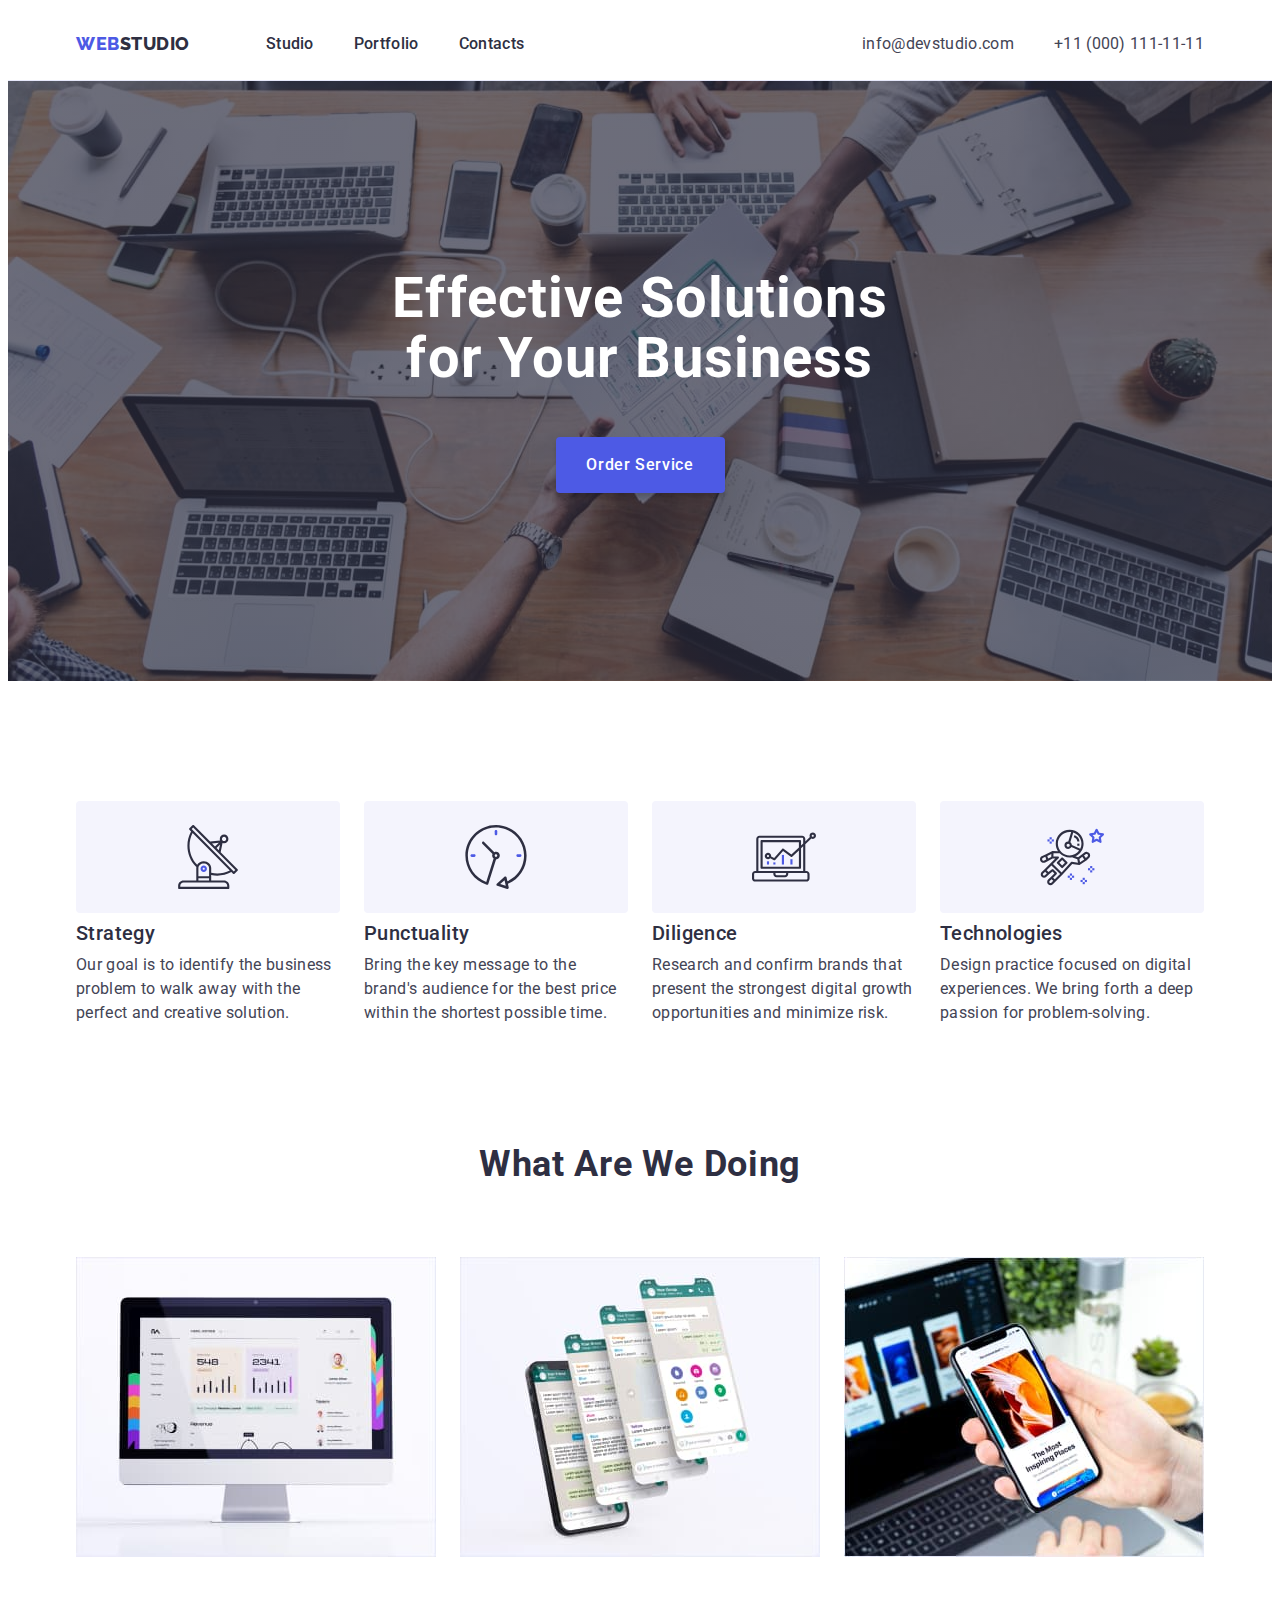
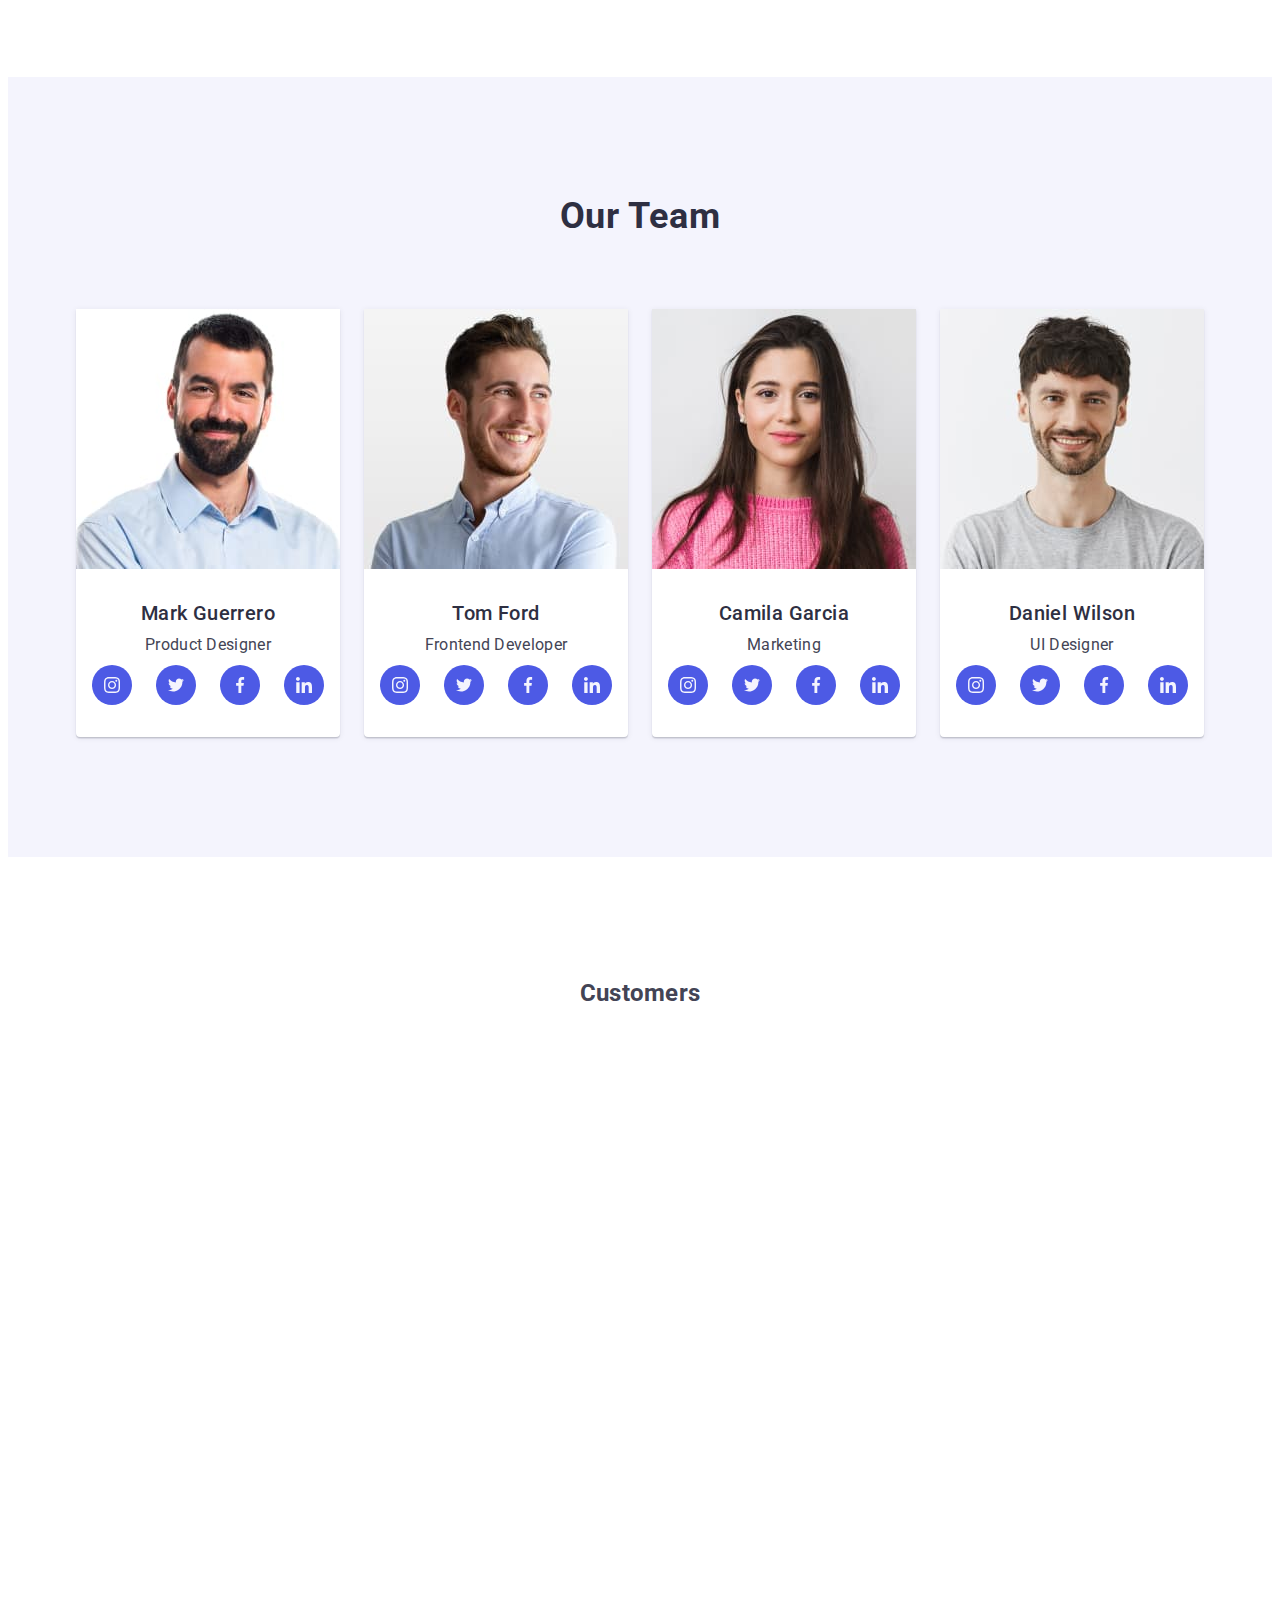
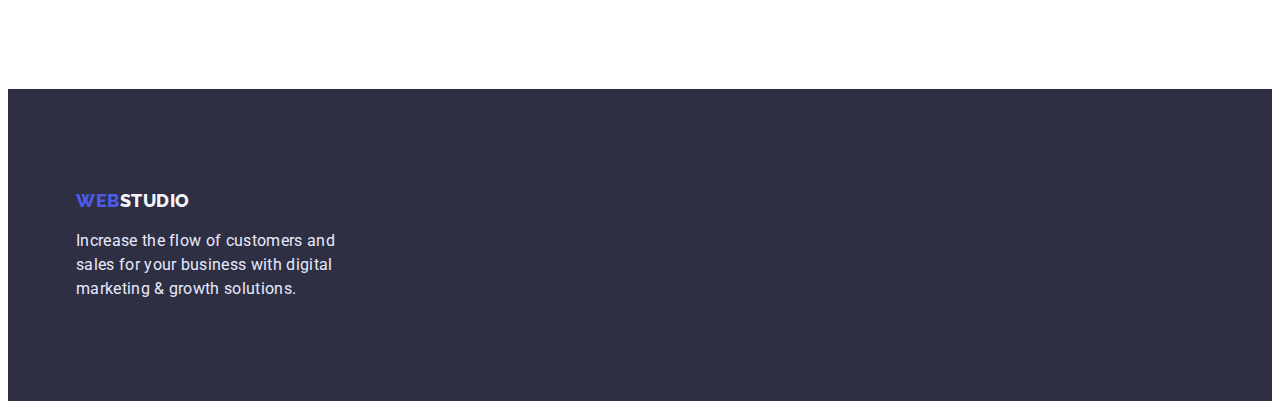
<file: index.html>
<!DOCTYPE html>
<html lang="en">
  <head>
    <meta charset="UTF-8" />
    <meta http-equiv="X-UA-Compatible" content="IE=edge" />
    <meta name="viewport" content="width=device-width, initial-scale=1.0" />
    <title>Webstudio</title>
    <link rel="preconnect" href="https://fonts.googleapis.com" />
    <link rel="preconnect" href="https://fonts.gstatic.com" crossorigin />
    <link
      href="https://fonts.googleapis.com/css2?family=Raleway:wght@800&family=Roboto:wght@400;500;700&display=swap"
      rel="stylesheet"
    />
    <link
      rel="stylesheet"
      href="https://cdnjs.cloudflare.com/ajax/libs/modern-normalize/1.1.0/modern-normalize.min.css"
      integrity="sha512-wpPYUAdjBVSE4KJnH1VR1HeZfpl1ub8YT/NKx4PuQ5NmX2tKuGu6U/JRp5y+Y8XG2tV+wKQpNHVUX03MfMFn9Q=="
      crossorigin="anonymous"
      referrerpolicy="no-referrer"
    />
    <link rel="stylesheet" href="./css/styles.css" />
  </head>
  <body>
    <!-- Header section -->
    <header class="header">
      <div class="container header-container">
        <nav class="header-nav">
          <a class="header-logo link" href=""
            >Web<span class="hd-logo link">Studio</span></a
          >
          <ul class="header-list list">
            <li class="header-item">
              <a class="header-link link" href="./index.html">Studio</a>
            </li>
            <li class="header-item">
              <a class="header-link link" href="./portfolio.html">Portfolio</a>
            </li>
            <li class="header-item">
              <a class="header-link link" href="">Contacts</a>
            </li>
          </ul>
        </nav>
        <address class="header-address list">
          <ul class="header-contacts list">
            <li class="header-contact-item">
              <a class="header-contact link" href="mailto:info@devstudio.com"
                >info@devstudio.com</a
              >
            </li>
            <li class="header-contact-item">
              <a class="header-contact link" href="tel:+11(000)111-11-11"
                >+11 (000) 111-11-11</a
              >
            </li>
          </ul>
        </address>
      </div>
    </header>
    <main>
      <!-- Hero section -->
      <section class="hero-section">
        <div class="container">
          <h1 class="hero-title">Effective Solutions for Your Business</h1>
          <button class="hero-btn" type="button">Order Service</button>
        </div>
      </section>
      <!-- First section -->
      <section class="first-section">
        <div class="container">
          <h2 class="visually-hidden">Our Features</h2>
          <ul class="first-list list">
            <li class="first-item">
              <div class="icon-b">
                <svg class="benefits-icon" width="64" height="64">
                  <use href="./images/symbol-defs.svg#icon-antenna"></use>
                </svg>
              </div>
              <h3 class="first-subtitle">Strategy</h3>
              <p class="first-text">
                Our goal is to identify the business problem to walk away with
                the perfect and creative solution.
              </p>
            </li>
            <li class="first-item">
              <div class="icon-b">
                <svg class="benefits-icon" width="64" height="64">
                  <use href="./images/symbol-defs.svg#icon-clock"></use>
                </svg>
              </div>
              <h3 class="first-subtitle">Punctuality</h3>
              <p class="first-text">
                Bring the key message to the brand's audience for the best price
                within the shortest possible time.
              </p>
            </li>
            <li class="first-item">
              <div class="icon-b">
                <svg class="benefits-icon" width="64" height="64">
                  <use href="./images/symbol-defs.svg#icon-diagram"></use>
                </svg>
              </div>
              <h3 class="first-subtitle">Diligence</h3>
              <p class="first-text">
                Research and confirm brands that present the strongest digital
                growth opportunities and minimize risk.
              </p>
            </li>
            <li class="first-item">
              <div class="icon-b">
                <svg class="benefits-icon" width="64" height="64">
                  <use href="./images/symbol-defs.svg#icon-astronaut-1"></use>
                </svg>
              </div>
              <h3 class="first-subtitle">Technologies</h3>
              <p class="first-text">
                Design practice focused on digital experiences. We bring forth a
                deep passion for problem-solving.
              </p>
            </li>
          </ul>
        </div>
      </section>
      <!-- Second section -->
      <section class="second-section">
        <div class="container">
          <h2 class="second-title">What are we doing</h2>
          <ul class="second-list list">
            <li class="second-item">
              <img
                class="second-img"
                src="./images/services/img1.jpg"
                alt="Site interface on the computer"
                width="360"
                height="300"
              />
            </li>
            <li class="second-item">
              <img
                class="second-img"
                src="./images/services/img2.jpg"
                alt="Site interface on the phone"
                width="360"
                height="300"
              />
            </li>
            <li class="second-item">
              <img
                class="second-img"
                src="./images/services/img3.jpg"
                alt="Phone in hand"
                width="360"
                height="300"
              />
            </li>
          </ul>
        </div>
      </section>
      <!-- Third section -->
      <section class="third-section">
        <div class="container">
          <h2 class="third-title">Our Team</h2>
          <ul class="third-list list">
            <li class="third-item">
              <img
                class="third-img"
                src="./images/team/img1.jpg"
                alt="Mark Guerrero"
                width="264"
                height="260"
              />
              <div class="third-content">
                <h3 class="third-subtitle">Mark Guerrero</h3>
                <p class="third-text">Product Designer</p>
                <ul class="team-list list">
                  <li class="team-item">
                    <a href="" class="team-link link">
                      <svg class="team-icon" width="16" height="16">
                        <use
                          href="./images/icons.svg#icon-instagram"
                        ></use>
                      </svg>
                    </a>
                  </li>
                  <li class="team-item">
                    <a href="" class="team-link link">
                      <svg class="team-icon" width="16" height="16">
                        <use href="./images/icons.svg#icon-twitter"></use>
                      </svg>
                    </a>
                  </li>
                  <li class="team-item">
                    <a href="" class="team-link link">
                      <svg class="team-icon" width="16" height="16">
                        <use
                          href="./images/icons.svg#icon-facebook"
                        ></use>
                      </svg>
                    </a>
                  </li>
                  <li class="team-item">
                    <a href="" class="team-link link">
                      <svg class="team-icon" width="16" height="16">
                        <use
                          href="./images/icons.svg#icon-linkedin"
                        ></use>
                      </svg>
                    </a>
                  </li>
                </ul>
              </div>
            </li>
            <li class="third-item">
              <img
                class="third-img"
                src="./images/team/img2.jpg"
                alt="Tom Ford"
                width="264"
                height="260"
              />
              <div class="third-content">
                <h3 class="third-subtitle">Tom Ford</h3>
                <p class="third-text">Frontend Developer</p>
                <ul class="team-list list">
                  <li class="team-item">
                    <a href="" class="team-link link">
                      <svg class="team-icon" width="16" height="16">
                        <use
                          href="./images/icons.svg#icon-instagram"
                        ></use>
                      </svg>
                    </a>
                  </li>
                  <li class="team-item">
                    <a href="" class="team-link link">
                      <svg class="team-icon" width="16" height="16">
                        <use href="./images/icons.svg#icon-twitter"></use>
                      </svg>
                    </a>
                  </li>
                  <li class="team-item">
                    <a href="" class="team-link link">
                      <svg class="team-icon" width="16" height="16">
                        <use
                          href="./images/icons.svg#icon-facebook"
                        ></use>
                      </svg>
                    </a>
                  </li>
                  <li class="team-item">
                    <a href="" class="team-link link">
                      <svg class="team-icon" width="16" height="16">
                        <use
                          href="./images/icons.svg#icon-linkedin"
                        ></use>
                      </svg>
                    </a>
                  </li>
                </ul>
              </div>
            </li>
            <li class="third-item">
              <img
                class="third-img"
                src="./images/team/img3.jpg"
                alt="Camila Garcia"
                width="264"
                height="260"
              />
              <div class="third-content">
                <h3 class="third-subtitle">Camila Garcia</h3>
                <p class="third-text">Marketing</p>
                <ul class="team-list list">
                  <li class="team-item">
                    <a href="" class="team-link link">
                      <svg class="team-icon" width="16" height="16">
                        <use
                          href="./images/icons.svg#icon-instagram"
                        ></use>
                      </svg>
                    </a>
                  </li>
                  <li class="team-item">
                    <a href="" class="team-link link">
                      <svg class="team-icon" width="16" height="16">
                        <use href="./images/icons.svg#icon-twitter"></use>
                      </svg>
                    </a>
                  </li>
                  <li class="team-item">
                    <a href="" class="team-link link">
                      <svg class="team-icon" width="16" height="16">
                        <use
                          href="./images/icons.svg#icon-facebook"
                        ></use>
                      </svg>
                    </a>
                  </li>
                  <li class="team-item">
                    <a href="" class="team-link link">
                      <svg class="team-icon" width="16" height="16">
                        <use
                          href="./images/icons.svg#icon-linkedin"
                        ></use>
                      </svg>
                    </a>
                  </li>
                </ul>
              </div>
            </li>
            <li class="third-item">
              <img
                class="third-img"
                src="./images/team/img4.jpg"
                alt="Daniel Wilson"
                width="264"
                height="260"
              />
              <div class="third-content">
                <h3 class="third-subtitle">Daniel Wilson</h3>
                <p class="third-text">UI Designer</p>
                <ul class="team-list list">
                  <li class="team-item">
                    <a href="" class="team-link link">
                      <svg class="team-icon" width="16" height="16">
                        <use
                          href="./images/icons.svg#icon-instagram"
                        ></use>
                      </svg>
                    </a>
                  </li>
                  <li class="team-item">
                    <a href="" class="team-link link">
                      <svg class="team-icon" width="16" height="16">
                        <use href="./images/icons.svg#icon-twitter"></use>
                      </svg>
                    </a>
                  </li>
                  <li class="team-item">
                    <a href="" class="team-link link">
                      <svg class="team-icon" width="16" height="16">
                        <use
                          href="./images/icons.svg#icon-facebook"
                        ></use>
                      </svg>
                    </a>
                  </li>
                  <li class="team-item">
                    <a href="" class="team-link link">
                      <svg class="team-icon" width="16" height="16">
                        <use
                          href="./images/icons.svg#icon-linkedin"
                        ></use>
                      </svg>
                    </a>
                  </li>
                </ul>
              </div>
            </li>
          </ul>
        </div>
      </section>
      <section class="customers">
        <h2 class="customers-title">Customers</h2>
        <ul class="customers-list list">
          <li class="customers-item"> 
            <a href="" class="customers-link link">
              <svg class="customers-icon" width="168" height="88">
                <use></use>
              </svg>
            </a>
          </li>
          <li class="customers-item">
            <a href="" class="customers-link link">
              <svg class="customers-icon" width="168" height="88">
                <use></use>
              </svg>
            </a>
          </li>
          <li class="customers-item">
            <a href="" class="customers-link link">
              <svg class="customers-icon" width="168" height="88">
                <use></use>
              </svg>
            </a>
          </li>
          <li class="customers-item">
            <a href="" class="customers-link link">
              <svg class="customers-icon" width="168" height="88">
                <use></use>
              </svg>
            </a>
          </li>
          <li class="customers-item">
            <a href="" class="customers-link link">
              <svg class="customers-icon" width="168" height="88">
                <use></use>
              </svg>
            </a>
          </li>
          <li class="customers-item">
            <a href="" class="customers-link link">
              <svg class="customers-icon" width="168" height="88">
                <use></use>
              </svg>
            </a>
          </li>
        </ul>
      </section>
    </main>
    <!-- Footer section -->
    <footer class="footer">
      <div class="container">
        <a class="footer-logo link" href=""
          >Web<span class="logo link">Studio</span></a
        >
        <p class="footer-text">
          Increase the flow of customers and sales for your business with
          digital marketing & growth solutions.
        </p>
      </div>
    </footer>
  </body>
</html>
</file>
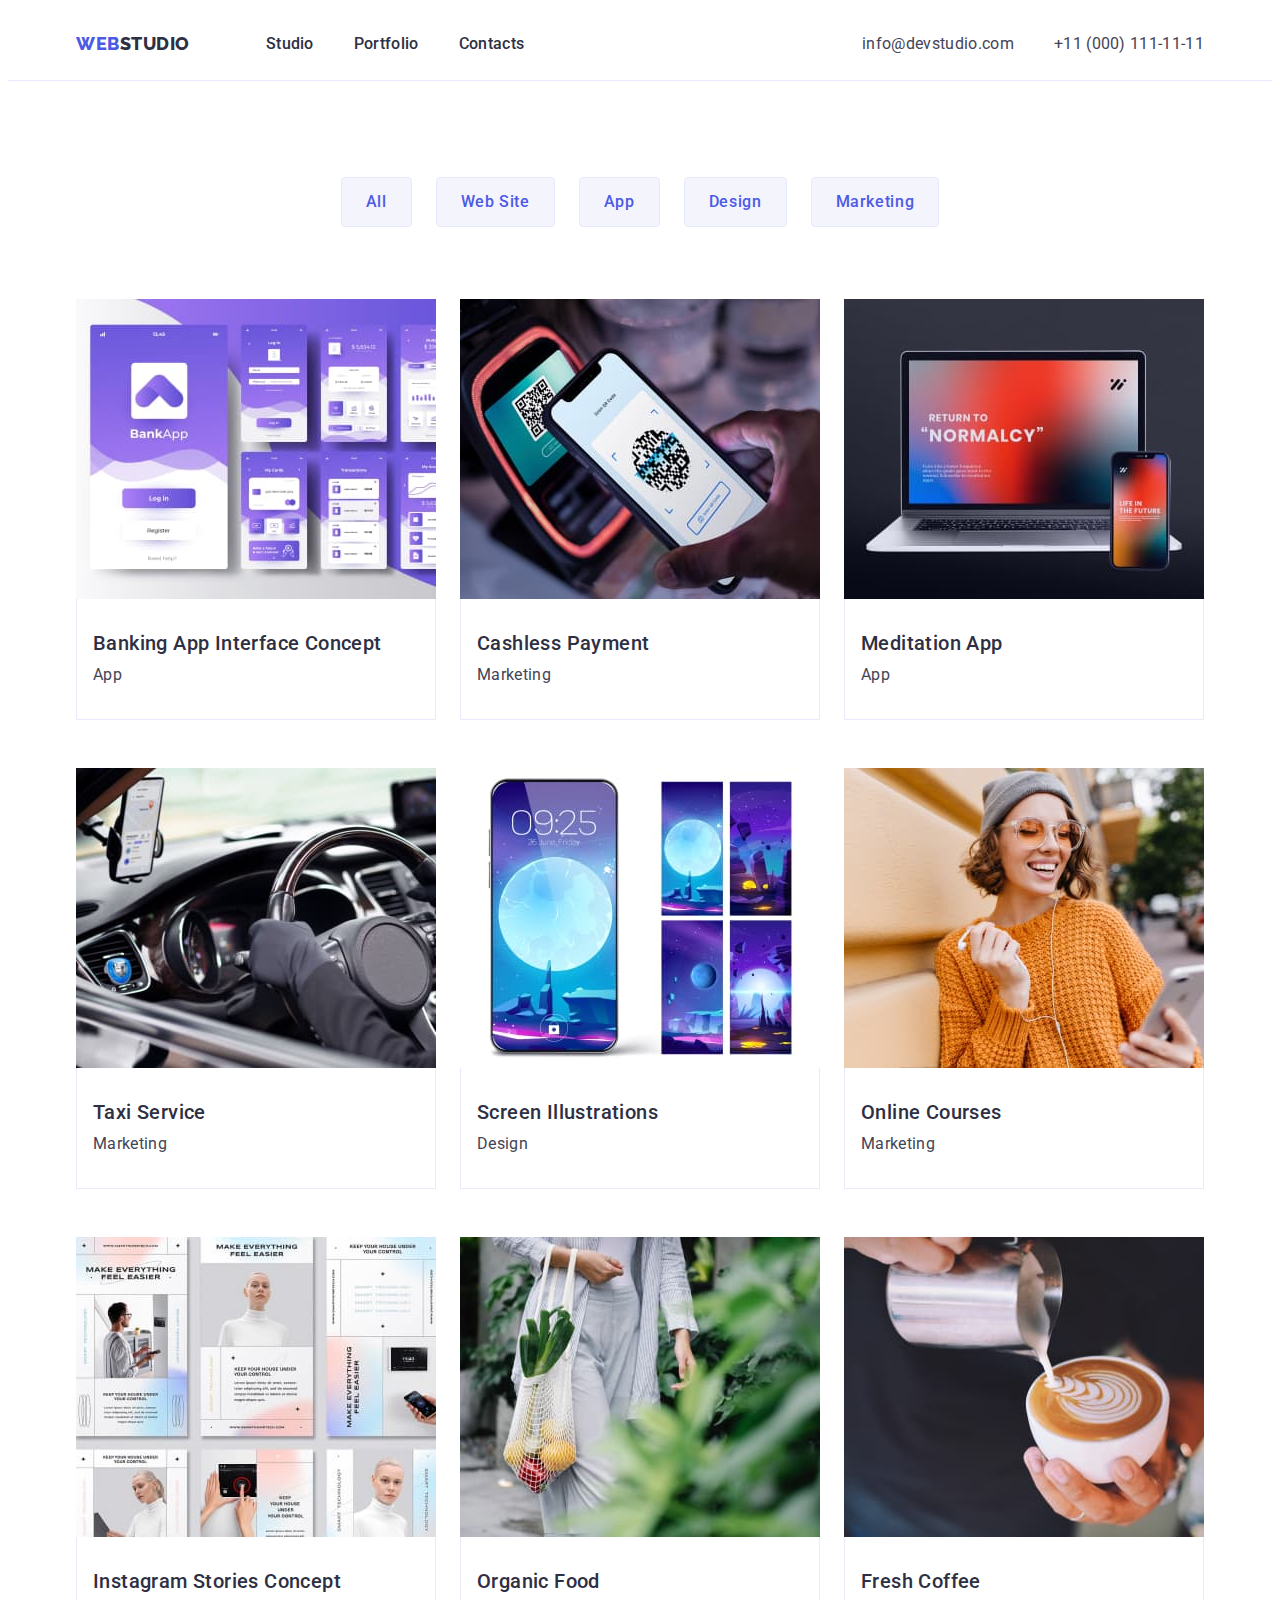
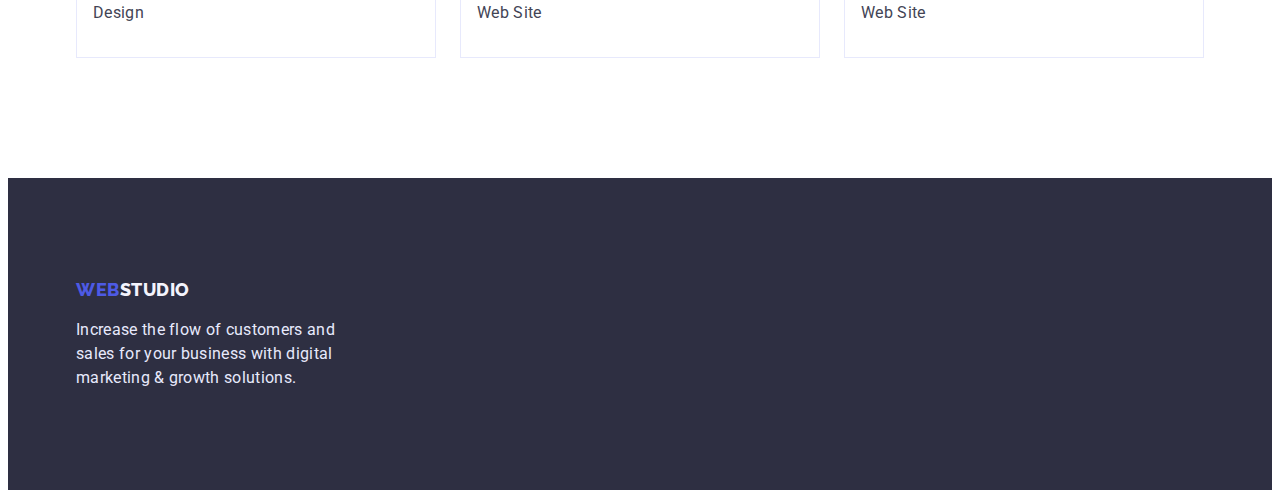
<file: portfolio.html>
<!DOCTYPE html>
<html lang="en">
  <head>
    <meta charset="UTF-8" />
    <meta http-equiv="X-UA-Compatible" content="IE=edge" />
    <meta name="viewport" content="width=device-width, initial-scale=1.0" />
    <title>Portfolio</title>
    <link rel="preconnect" href="https://fonts.googleapis.com" />
    <link rel="preconnect" href="https://fonts.gstatic.com" crossorigin />
    <link
      href="https://fonts.googleapis.com/css2?family=Raleway:wght@800&family=Roboto:wght@400;500;700&display=swap"
      rel="stylesheet"
    />
    <link
      rel="stylesheet"
      href="https://cdnjs.cloudflare.com/ajax/libs/modern-normalize/1.1.0/modern-normalize.min.css"
      integrity="sha512-wpPYUAdjBVSE4KJnH1VR1HeZfpl1ub8YT/NKx4PuQ5NmX2tKuGu6U/JRp5y+Y8XG2tV+wKQpNHVUX03MfMFn9Q=="
      crossorigin="anonymous"
      referrerpolicy="no-referrer"
    />
    <link rel="stylesheet" href="./css/styles.css" />
  </head>
  <body>
    <!-- Header section -->
    <header class="header">
      <div class="container header-container">
        <nav class="header-nav">
          <a class="header-logo link" href="./index.html"
            >Web<span class="hd-logo">Studio</span></a
          >
          <ul class="header-list list">
            <li class="header-item">
              <a class="header-link link" href="./index.html">Studio</a>
            </li>
            <li class="header-item">
              <a class="header-link link" href="./portfolio.html">Portfolio</a>
            </li>
            <li class="header-item">
              <a class="header-link link" href="">Contacts</a>
            </li>
          </ul>
        </nav>
        <address class="header-address list">
          <ul class="header-contacts list">
            <li class="header-contact-item">
              <a class="header-contact link" href="mailto:info@devstudio.com"
                >info@devstudio.com</a
              >
            </li>
            <li class="header-contact-item">
              <a class="header-contact link" href="tel:+11(000)111-11-11"
                >+11 (000) 111-11-11</a
              >
            </li>
          </ul>
        </address>
      </div>
    </header>
    <main>
      <section class="portfolio">
        <div class="container">
          <h1 class="visually-hidden">Portfolio</h1>
          <ul class="portfolio-list list">
            <li class="portfolio-item link">
              <button class="button btn" type="button">All</button>
            </li>
            <li class="portfolio-item">
              <button class="button btn" type="button">Web Site</button>
            </li>
            <li class="portfolio-item">
              <button class="button btn" type="button">App</button>
            </li>
            <li class="portfolio-item">
              <button class="button btn" type="button">Design</button>
            </li>
            <li class="portfolio-item">
              <button class="button btn" type="button">Marketing</button>
            </li>
          </ul>
          <ul class="portfolio-list-img list">
            <li class="img-item">
              <a class="portfolio-link link" href=""
                ><img
                  src="./images/portfolio/img-2.jpg"
                  alt="Banking App"
                  width="360"
                  height="300"
                />
                <div class="portfolio-content">
                  <h2 class="portfolio-subtitle">
                    Banking App Interface Concept
                  </h2>
                  <p class="portfolio-text">App</p>
                </div></a
              >
            </li>
            <li class="img-item">
              <a class="portfolio-link link" href=""
                ><img
                  src="./images/portfolio/img-1.jpg"
                  alt="Cashless Payment"
                  width="360"
                  height="300"
                />
                <div class="portfolio-content">
                  <h2 class="portfolio-subtitle">Cashless Payment</h2>
                  <p class="portfolio-text">Marketing</p>
                </div></a
              >
            </li>
            <li class="img-item">
              <a class="portfolio-link link" href=""
                ><img
                  src="./images/portfolio/img.jpg"
                  alt="Meditaion App"
                  width="360"
                  height="300"
                />
                <div class="portfolio-content">
                  <h2 class="portfolio-subtitle">Meditation App</h2>
                  <p class="portfolio-text">App</p>
                </div></a
              >
            </li>
            <li class="img-item">
              <a class="portfolio-link link" href=""
                ><img
                  src="./images/portfolio/img3.jpg"
                  alt="Taxi Service"
                  width="360"
                  height="300"
                />
                <div class="portfolio-content">
                  <h2 class="portfolio-subtitle">Taxi Service</h2>
                  <p class="portfolio-text">Marketing</p>
                </div></a
              >
            </li>
            <li class="img-item">
              <a class="portfolio-link link" href=""
                ><img
                  src="./images/portfolio/img4.jpg"
                  alt="Screen Illustrations"
                  width="360"
                  height="300"
                />
                <div class="portfolio-content">
                  <h2 class="portfolio-subtitle">Screen Illustrations</h2>
                  <p class="portfolio-text">Design</p>
                </div></a
              >
            </li>
            <li class="img-item">
              <a class="portfolio-link link" href=""
                ><img
                  src="./images/portfolio/img5.jpg"
                  alt="Online Courses"
                  width="360"
                  height="300"
                />
                <div class="portfolio-content">
                  <h2 class="portfolio-subtitle">Online Courses</h2>
                  <p class="portfolio-text">Marketing</p>
                </div></a
              >
            </li>
            <li class="img-item">
              <a class="portfolio-link link" href=""
                ><img
                  src="./images/portfolio/img6.jpg"
                  alt="Instagram Stories Concept"
                  width="360"
                  height="300"
                />
                <div class="portfolio-content">
                  <h2 class="portfolio-subtitle">Instagram Stories Concept</h2>
                  <p class="portfolio-text">Design</p>
                </div></a
              >
            </li>
            <li class="img-item">
              <a class="portfolio-link link" href=""
                ><img
                  src="./images/portfolio/img7.jpg"
                  alt="Organic Food"
                  width="360"
                  height="300"
                />
                <div class="portfolio-content">
                  <h2 class="portfolio-subtitle">Organic Food</h2>
                  <p class="portfolio-text">Web Site</p>
                </div></a
              >
            </li>
            <li class="img-item">
              <a class="portfolio-link link" href=""
                ><img
                  src="./images/portfolio/img8.jpg"
                  alt="Fresh Coffee"
                  width="360"
                  height="300"
                />
                <div class="portfolio-content">
                  <h2 class="portfolio-subtitle">Fresh Coffee</h2>
                  <p class="portfolio-text">Web Site</p>
                </div></a
              >
            </li>
          </ul>
        </div>
      </section>
    </main>
    <!-- Footer section -->
    <footer class="footer">
      <div class="container">
        <a class="footer-logo link" href=""
          >Web<span class="logo">Studio</span></a
        >
        <p class="footer-text">
          Increase the flow of customers and sales for your business with
          digital marketing & growth solutions.
        </p>
      </div>
    </footer>
  </body>
</html>
</file>
<file: css/styles.css>
:root {
    /* Text colors */
    --primary-txt-cl: #2e2f42;
    --secondary-txt-cl: #8E8F99;
    --accent-txt-cl: #E7E9FC;
    /* BG colors */
    --primary-bg-color: #2e2f42;
    /* Others */
    --color-iris: #4d5ae5;
    --color-ocean: #404bbf;
    --color-green: #31d0aa;
    --color-cornflower: #e7e9fc;
    --color-cloud: #f4f4fd;
    --color-slate: #434455;
    --light-txt-cl: #FFFFFF;
}

* {
    box-sizing: border-box;
}
p,h1,h2,h3,h4,h5,h6 {
    margin: 0;
}
ul {
    margin: 0;
    padding-left: 0;
}
img {
    display: block;
}

body {
    font-family: Roboto, sans-serif;
    font-size: 16px;
    line-height: calc(24 / 18);
    letter-spacing: 0.02em;
    color: var(--color-slate);
    background-color: #FFFFFF;
}
.link {
    text-decoration: none;
    color: currentColor;
}
.list {
    list-style: none;
}

.container {
    width: 1158px;
    padding-left: 15px;
    padding-right: 15px;
    margin: 0 auto;
}

.header {
    padding-top: 24px;
    padding-bottom: 24px;
    border-bottom: 1px solid #E7E9FC;
}

.header-container {
    display: flex;
}

.header-logo{
    font-family: 'Raleway', sans-serif;
    font-weight: 800;
    font-size: 18px;
    line-height: 1.17;
    letter-spacing: 0.03em;
    text-transform: uppercase;
    color: var(--color-iris);
    margin-right: 76px;
}
.hd-logo{
    font-family: 'Raleway',sans-serif;
    font-weight: 800;
    font-size: 18px;
    line-height: 1.17;
    letter-spacing: 0.03em;
    text-transform: uppercase;
    color: var(--primary-txt-cl);
}

.logo {
    font-family: 'Raleway', sans-serif;
    font-weight: 800;
    font-size: 18px;
    line-height: calc(24 / 18);
    letter-spacing: 0.03em;
    text-transform: uppercase;
    color: var(--color-cloud);
}

.header-nav {
    display: flex;
    align-items: center;
    margin-right: auto;
}

.header-address{
    font-style: normal;
}

.header-list {
    display: flex;
    gap: 40px;
}

.header-address {
    font-style: normal;
}

.header-item {}

.header-link {
    font-weight: 500;
    font-size: 16px;
    line-height: 1.5;
    text-decoration: none;
    color: var(--primary-txt-cl);
}

.header-link:hover,
.header-link:focus{
    color: var(--color-ocean);
}

.list{
    list-style: none;
}

.header-contacts {
    display: flex;
    gap: 40px;
}

.header-contact-item {
    
}
.header-contact{
    font-weight: 400;
    font-size: 16px;
    line-height: 1.5;
    letter-spacing: 0.02em;
    color: var(--color-slate);
}

.header-contact:hover,
.header-contact:focus{
    color: var(--color-ocean);
}


/* Hero section */
.hero-section {
    background-color: var(--primary-bg-color);
    background-image: linear-gradient(rgba(46, 47, 66, 0.7), rgba(46, 47, 66, 0.7)), url(../images/hero-image.jpg);
    background-repeat: no-repeat;
    background-position: center;
    background-size: cover;
    padding-top: 188px;
    padding-bottom: 188px;
}

.hero-title {
    max-width: 496px;
    font-weight: 700;
    font-size: 56px;
    line-height: 1.07;
    text-align: center;
    letter-spacing: 0.02em;
    color: var(--light-txt-cl);
    margin: 0 auto;
    margin-bottom: 48px;
}

.hero-btn {
    min-width: 169px;
    height: 56px;
    font-family: inherit;
    font-weight: 500;
    font-size: 16px;
    line-height: calc(24 /16);
    letter-spacing: 0.04em;
    color: var(--light-txt-cl);
    background-color: var(--color-iris);
    box-shadow: 0px 4px 4px rgba(0, 0, 0, 0.15);
    border-radius: 4px;
    border: none;
    cursor: pointer;
    display: block;
    margin: 0 auto;
}
.hero-btn:hover,
.hero-btn:focus{
    background-color: var(--color-ocean);
}

/* First section */
.first-section {
    padding-top: 120px;
    padding-bottom: 120px;
}

.visually-hidden {
    position: absolute;
    width: 1px;
    height: 1px;
    margin: -1px;
    border: 0;
    padding: 0;

    white-space: nowrap;
    clip-path: inset(100%);
    clip: rect(0 0 0 0);
    overflow: hidden;
}

.first-list {
    display: flex;
    gap: 24px;
}

.first-item {
    width: 264px;
}

.icon-b{
    display: flex;
    align-items: center;
    justify-content: center;
    width: 100%;
    height: 112px;
    background-color: var(--color-cloud);
    border-radius: 4px;
    margin-bottom: 8px;
}

.benefits-icon{}

.first-subtitle {
    font-weight: 500;
    font-size: 20px;
    line-height: calc(24 / 20);
    letter-spacing: 0.02em;
    color: var(--primary-txt-cl);
    padding-bottom: 8px;
}

.first-text {
    font-weight: 400;
    font-size: 16px;
    line-height: calc(24 / 16);
    color: var(--color-slate);
}

/* Second section */
.second-section { 
    padding-bottom: 120px;
}

.second-title {
    font-weight: 700;
    font-size: 36px;
    line-height: 1.11;
    text-align: center;
    letter-spacing: 0.02em;
    text-transform: capitalize;
    color: var(--primary-txt-cl);
    margin-bottom: 72px;
}

.second-list {
    display: flex;
    gap: 24px;
}

.second-item {
    width: calc((100% - 48px) / 3);
}

.second-img {}

/* Third section */
.third-section {
    background-color: var(--color-cloud);
    padding-top: 120px;
    padding-bottom: 120px;
}

.third-title {
    font-weight: 700;
    font-size: 36px;
    line-height: 1.11;
    text-align: center;
    letter-spacing: 0.02em;
    text-transform: capitalize;
    color: var(--primary-txt-cl);
    margin-bottom: 72px;
}

.third-list {
    display: flex;
    gap: 24px;
}

.third-item {
    background-color: #FFFFFF;
    width: calc((100% - 72px) / 4);
    box-shadow: 0px 1px 6px rgba(46, 47, 66, 0.08), 0px 1px 1px rgba(46, 47, 66, 0.16), 0px 2px 1px rgba(46, 47, 66, 0.08);
    border-radius: 0px 0px 4px 4px;
}

.third-img {}

.third-content {
    padding: 32px 16px;
    text-align: center;
}

.third-subtitle {
    font-weight: 500;
    font-size: 20px;
    line-height: calc(24 / 20);
    letter-spacing: 0.02em;
    color: var(--primary-txt-cl);
    padding-bottom: 8px;
}

.third-text {
    font-weight: 400;
    font-size: 16px;
    line-height: calc(24 / 16);
    color: var(--color-slate);
    margin-bottom: 8px;
}

.team-list {
    display: flex;
    justify-content: center;
    gap: 24px;
}

.team-item {
    width: 40px;
    height: 40px;
}

.team-link {
    width: 100%;
    height: 100%;
    border-radius: 50%;
    background-color: var(--color-iris);
    display: flex;
    align-items: center;
    justify-content: center;
}

.team-icon{
    fill: var(--color-cloud);
}

.team-link:hover,
.team-link:focus{
    background-color: var(--color-ocean);
}

/* Customers */
.customers {
    padding-top: 120px;
    padding-bottom: 120px;
}

.customers-title {
    text-align: center;
}

.customers-list {}

.customers-item {}

.customers-link {}

.customers-icon {}

/* Footer */
.footer {
    background-color: var(--primary-bg-color);
    padding-top: 100px;
    padding-bottom: 100px;
}

.footer-logo {
    font-family: 'Raleway', sans-serif;
    font-weight: 800;
    font-size: 18px;
    line-height: 1.17;
    letter-spacing: 0.03em;
    text-transform: uppercase;
    color: var(--color-iris);
}

.footer-text{
    width: 264px;
    font-weight: 400;
    font-size: 16px;
    line-height: calc(24 / 16);
    color: var(--color-cornflower);
    margin-top: 16px;
}
    
.button:hover,
.button:focus{
    color: var(--light-txt-cl);
    background-color: var(--color-ocean);
}

.btn {
    font-family: inherit;
    font-weight: 500;
    font-size: 16px;
    line-height: calc(24 / 16);
    letter-spacing: 0.04em;
    color: var(--color-iris);
    background-color: var(--color-cloud);
    border: 1px solid var(--color-cornflower);
    border-radius: 4px;
    cursor: pointer;
}

.btn:hover,
.btn:focus{
    box-shadow: 0px 3px 1px rgba(0, 0, 0, 0.1), 0px 2px 1px rgba(0, 0, 0, 0.08), 0px 2px 2px rgba(0, 0, 0, 0.12);
}

.portfolio {}

.portfolio-list {
    padding-top: 96px;
    margin-bottom: 72px;
    display: flex;
    gap: 24px;
    justify-content: center;
}

.portfolio-item {}

.button {
    padding: 12px 24px;

}

.portfolio-list-img {
    padding-bottom: 120px;
    display: flex;
    flex-wrap: wrap;
    gap: 48px 24px;
}

.portfolio-list-img li {
    width: calc((100% - 48px) / 3);
}

.img-item {}

.portfolio-link{}

.portfolio-content {
    border: 1px solid #E7E9FC;
    border-top: none;
    padding: 32px 0;
}

.portfolio-content:hover,
.portfolio-content:focus{
    box-shadow: 0px 1px 6px rgba(46, 47, 66, 0.08), 0px 1px 1px rgba(46, 47, 66, 0.16), 0px 2px 1px rgba(46, 47, 66, 0.08);
}

.portfolio-subtitle {
    font-weight: 500;
    font-size: 20px;
    line-height: calc(24 / 20);
    letter-spacing: 0.02em;
    color: var(--primary-txt-cl);
    padding-bottom: 8px;
    margin-left: 16px;
}

.portfolio-text {
    font-weight: 400;
    font-size: 16px;
    line-height: calc(24 / 16);
    color: var(--color-slate);
    margin-left: 16px;
}
</file>
